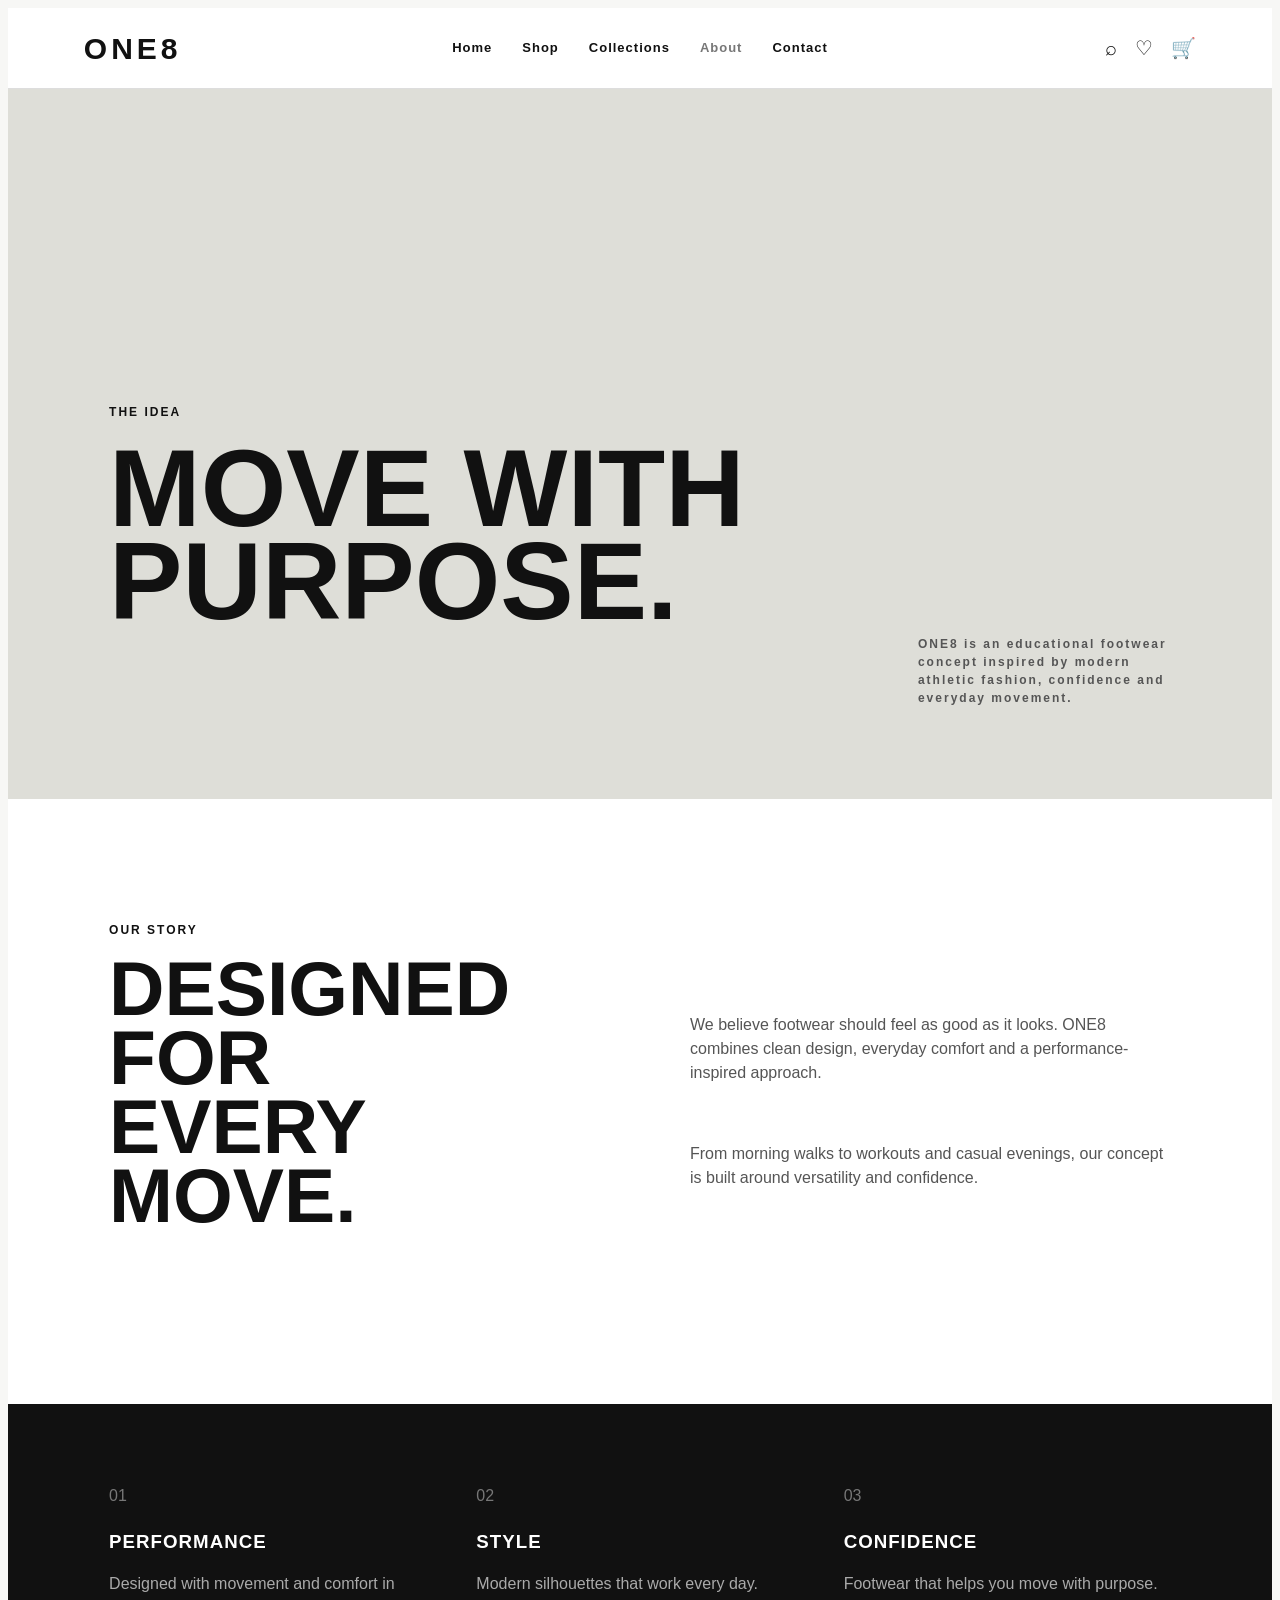
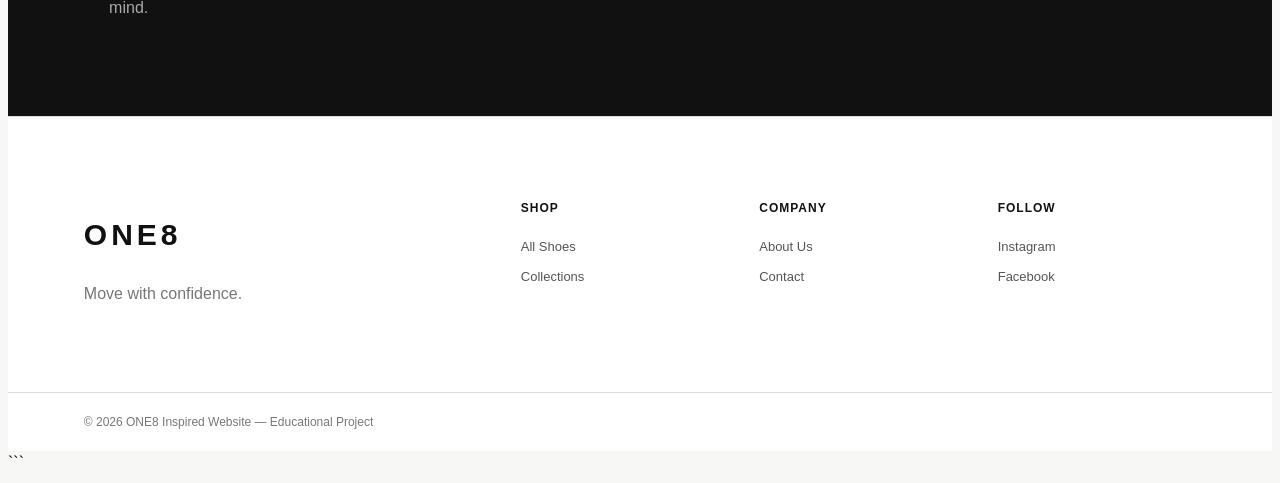
<file: about.html>
<!DOCTYPE html>
<html lang="en">
<head>
    <meta charset="UTF-8">
    <meta name="viewport" content="width=device-width, initial-scale=1.0">
    <title>ONE8 | About</title>
    <link rel="stylesheet" href="style.css">
</head>

<body>

<header class="header">

    <a href="index.html" class="logo">ONE8</a>

    <nav class="navbar">
        <a href="index.html">Home</a>
        <a href="shop.html">Shop</a>
        <a href="collections.html">Collections</a>
        <a href="about.html" class="active">About</a>
        <a href="contact.html">Contact</a>
    </nav>

    <div class="header-icons">
        <span>⌕</span>
        <span>♡</span>
        <span>🛒</span>
    </div>

</header>


<main>

    <section class="about-hero">

        <div>
            <p>THE IDEA</p>
            <h1>MOVE WITH<br>PURPOSE.</h1>
        </div>

        <div>
            <p>
                ONE8 is an educational footwear concept inspired by
                modern athletic fashion, confidence and everyday movement.
            </p>
        </div>

    </section>


    <section class="about-content">

        <div>
            <p>OUR STORY</p>
            <h2>DESIGNED FOR<br>EVERY MOVE.</h2>
        </div>

        <div>
            <p>
                We believe footwear should feel as good as it looks.
                ONE8 combines clean design, everyday comfort and a
                performance-inspired approach.
            </p>

            <p>
                From morning walks to workouts and casual evenings,
                our concept is built around versatility and confidence.
            </p>
        </div>

    </section>


    <section class="values">

        <div>
            <span>01</span>
            <h3>PERFORMANCE</h3>
            <p>Designed with movement and comfort in mind.</p>
        </div>

        <div>
            <span>02</span>
            <h3>STYLE</h3>
            <p>Modern silhouettes that work every day.</p>
        </div>

        <div>
            <span>03</span>
            <h3>CONFIDENCE</h3>
            <p>Footwear that helps you move with purpose.</p>
        </div>

    </section>

</main>


<footer class="footer">

    <div class="footer-brand">
        <h2>ONE8</h2>
        <p>Move with confidence.</p>
    </div>

    <div>
        <h3>SHOP</h3>
        <a href="shop.html">All Shoes</a>
        <a href="collections.html">Collections</a>
    </div>

    <div>
        <h3>COMPANY</h3>
        <a href="about.html">About Us</a>
        <a href="contact.html">Contact</a>
    </div>

    <div>
        <h3>FOLLOW</h3>
        <a href="#">Instagram</a>
        <a href="#">Facebook</a>
    </div>

</footer>

<div class="copyright">
    © 2026 ONE8 Inspired Website — Educational Project
</div>

</body>
</html>
```
</file>
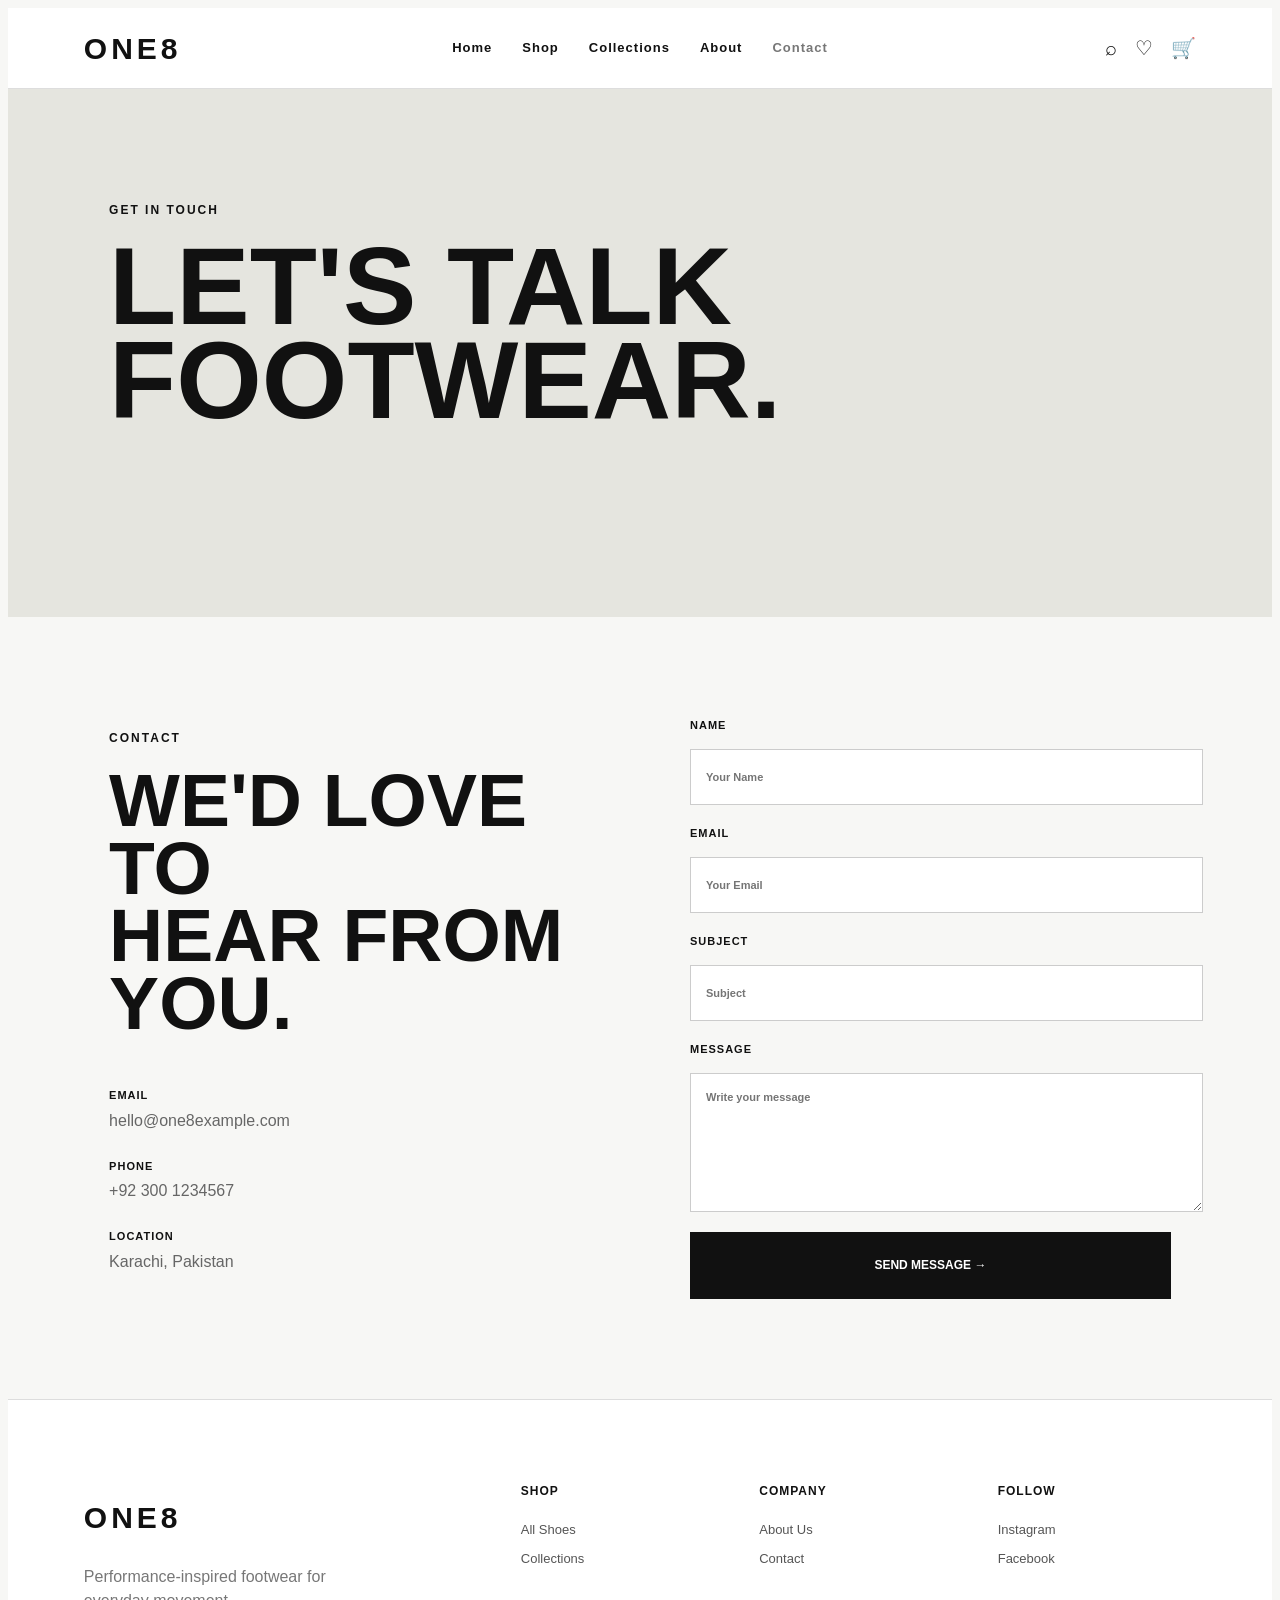
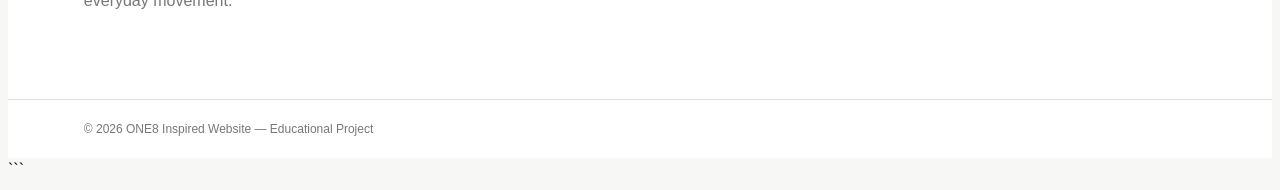
<file: contact.html>
<!DOCTYPE html>
<html lang="en">
<head>
    <meta charset="UTF-8">
    <meta name="viewport" content="width=device-width, initial-scale=1.0">
    <title>ONE8 | Contact</title>
    <link rel="stylesheet" href="style.css">
</head>

<body>

<header class="header">

    <a href="index.html" class="logo">ONE8</a>

    <nav class="navbar">
        <a href="index.html">Home</a>
        <a href="shop.html">Shop</a>
        <a href="collections.html">Collections</a>
        <a href="about.html">About</a>
        <a href="contact.html" class="active">Contact</a>
    </nav>

    <div class="header-icons">
        <span>⌕</span>
        <span>♡</span>
        <span>🛒</span>
    </div>

</header>


<main>

    <section class="contact-hero">

        <p>GET IN TOUCH</p>

        <h1>
            LET'S TALK<br>
            FOOTWEAR.
        </h1>

    </section>


    <section class="contact-section">

        <div class="contact-info">

            <p>CONTACT</p>
            <h2>WE'D LOVE TO<br>HEAR FROM YOU.</h2>

            <div class="contact-detail">
                <strong>EMAIL</strong>
                <span>hello@one8example.com</span>
            </div>

            <div class="contact-detail">
                <strong>PHONE</strong>
                <span>+92 300 1234567</span>
            </div>

            <div class="contact-detail">
                <strong>LOCATION</strong>
                <span>Karachi, Pakistan</span>
            </div>

        </div>


        <form class="contact-form">

            <label>
                NAME
                <input type="text" placeholder="Your Name">
            </label>

            <label>
                EMAIL
                <input type="email" placeholder="Your Email">
            </label>

            <label>
                SUBJECT
                <input type="text" placeholder="Subject">
            </label>

            <label>
                MESSAGE
                <textarea rows="6" placeholder="Write your message"></textarea>
            </label>

            <button type="submit">
                SEND MESSAGE →
            </button>

        </form>

    </section>

</main>


<footer class="footer">

    <div class="footer-brand">
        <h2>ONE8</h2>
        <p>Performance-inspired footwear for everyday movement.</p>
    </div>

    <div>
        <h3>SHOP</h3>
        <a href="shop.html">All Shoes</a>
        <a href="collections.html">Collections</a>
    </div>

    <div>
        <h3>COMPANY</h3>
        <a href="about.html">About Us</a>
        <a href="contact.html">Contact</a>
    </div>

    <div>
        <h3>FOLLOW</h3>
        <a href="#">Instagram</a>
        <a href="#">Facebook</a>
    </div>

</footer>

<div class="copyright">
    © 2026 ONE8 Inspired Website — Educational Project
</div>

</body>
</html>
```
</file>
<file: style.css>
```css
/* =========================================
   RESET
========================================= */

* {
    margin: 0;
    padding: 0;
    box-sizing: border-box;
}

html {
    scroll-behavior: smooth;
}

body {
    font-family: Arial, Helvetica, sans-serif;
    background: #f7f7f5;
    color: #111;
    line-height: 1.5;
}

a {
    color: inherit;
    text-decoration: none;
}

img {
    width: 100%;
    display: block;
}

button,
input,
textarea {
    font: inherit;
}


/* =========================================
   HEADER
========================================= */

.header {
    min-height: 80px;
    padding: 0 6%;
    display: grid;
    grid-template-columns: 1fr auto 1fr;
    align-items: center;
    gap: 30px;
    background: #fff;
    border-bottom: 1px solid #ddd;
    position: relative;
    z-index: 10;
}

.logo {
    font-size: 30px;
    font-weight: 900;
    letter-spacing: 4px;
}

.navbar {
    display: flex;
    justify-content: center;
    gap: 30px;
}

.navbar a {
    font-size: 13px;
    font-weight: 700;
    letter-spacing: 1px;
    transition: 0.3s;
}

.navbar a:hover,
.navbar a.active {
    color: #777;
}

.header-icons {
    display: flex;
    justify-content: flex-end;
    gap: 18px;
    font-size: 20px;
}


/* =========================================
   HOME HERO
========================================= */

.hero {
    min-height: 650px;
    display: grid;
    grid-template-columns: 1fr 1fr;
    background: #e8e8e3;
}

.hero-content {
    padding: 80px 10%;
    display: flex;
    flex-direction: column;
    justify-content: center;
}

.small-title,
.section-heading p,
.shop-top p,
.product-category,
.about-hero p,
.about-content > div:first-child p,
.contact-hero p,
.contact-info > p,
.collection-hero p,
.collection-dark p {
    font-size: 12px;
    letter-spacing: 2px;
    font-weight: 700;
}

.hero h1 {
    font-size: clamp(50px, 7vw, 100px);
    line-height: 0.9;
    margin: 25px 0;
    letter-spacing: -4px;
}

.hero-text {
    max-width: 430px;
    color: #555;
    margin-bottom: 30px;
}

.hero-btn {
    width: max-content;
    padding: 15px 25px;
    background: #111;
    color: #fff;
    font-size: 13px;
    font-weight: 700;
    transition: 0.3s;
}

.hero-btn:hover {
    background: #555;
    transform: translateY(-3px);
}

.hero-image {
    overflow: hidden;
}

.hero-image img {
    height: 100%;
    object-fit: cover;
}


/* =========================================
   GENERAL SECTIONS
========================================= */

.section {
    padding: 100px 6%;
}

.section-heading {
    margin-bottom: 50px;
}

.section-heading h2 {
    font-size: clamp(32px, 5vw, 60px);
    margin-top: 10px;
    letter-spacing: -2px;
}


/* =========================================
   CATEGORY GRID
========================================= */

.category-grid {
    display: grid;
    grid-template-columns: repeat(3, 1fr);
    gap: 20px;
}

.category-card {
    position: relative;
    min-height: 480px;
    overflow: hidden;
    background: #ddd;
}

.category-card img {
    height: 100%;
    object-fit: cover;
    transition: 0.5s;
}

.category-card:hover img {
    transform: scale(1.06);
}

.category-card::after {
    content: "";
    position: absolute;
    inset: 0;
    background: linear-gradient(transparent 45%, rgba(0,0,0,.75));
}

.category-card div {
    position: absolute;
    bottom: 30px;
    left: 30px;
    z-index: 2;
    color: #fff;
}

.category-card h3 {
    font-size: 32px;
}

.category-card span {
    font-size: 12px;
    letter-spacing: 1px;
}


/* =========================================
   PRODUCT GRID
========================================= */

.product-grid {
    display: grid;
    grid-template-columns: repeat(4, 1fr);
    gap: 20px;
}

.product-card {
    background: #fff;
    overflow: hidden;
    transition: 0.3s;
}

.product-card:hover {
    transform: translateY(-8px);
}

.product-image {
    position: relative;
    height: 330px;
    overflow: hidden;
    background: #eee;
}

.product-image img {
    height: 100%;
    object-fit: cover;
    transition: 0.5s;
}

.product-card:hover .product-image img {
    transform: scale(1.05);
}

.badge,
.product-badge {
    position: absolute;
    top: 15px;
    left: 15px;
    z-index: 2;
    background: #111;
    color: #fff;
    padding: 7px 10px;
    font-size: 10px;
    font-weight: 700;
    letter-spacing: 1px;
}

.product-info {
    padding: 20px;
}

.product-info h3 {
    font-size: 17px;
    margin-bottom: 5px;
}

.product-info p {
    color: #777;
    font-size: 13px;
    margin-bottom: 12px;
}

.product-info strong {
    font-size: 16px;
}


/* =========================================
   PROMO
========================================= */

.promo {
    min-height: 400px;
    padding: 80px 8%;
    display: flex;
    justify-content: space-between;
    align-items: center;
    background: #111;
    color: #fff;
}

.promo p {
    font-size: 12px;
    letter-spacing: 2px;
}

.promo h2 {
    font-size: clamp(45px, 7vw, 90px);
    line-height: .9;
    margin-top: 15px;
}

.promo a {
    border: 1px solid #fff;
    padding: 15px 25px;
    font-size: 12px;
    font-weight: 700;
    transition: .3s;
}

.promo a:hover {
    background: #fff;
    color: #111;
}


/* =========================================
   FOOTER
========================================= */

.footer {
    padding: 70px 6%;
    display: grid;
    grid-template-columns: 2fr 1fr 1fr 1fr;
    gap: 40px;
    background: #fff;
    border-top: 1px solid #ddd;
}

.footer h2 {
    font-size: 30px;
    letter-spacing: 4px;
}

.footer h3 {
    font-size: 12px;
    letter-spacing: 1px;
    margin-bottom: 20px;
}

.footer p {
    max-width: 300px;
    color: #777;
    margin-top: 15px;
}

.footer a {
    display: block;
    color: #555;
    font-size: 13px;
    margin-bottom: 10px;
}

.footer a:hover {
    color: #000;
}

.copyright {
    padding: 20px 6%;
    background: #fff;
    border-top: 1px solid #ddd;
    color: #777;
    font-size: 12px;
}


/* =========================================
   SHOP PAGE
========================================= */

.shop-hero {
    min-height: 400px;
    padding: 80px 8%;
    display: flex;
    align-items: end;
    background:
        linear-gradient(rgba(0,0,0,.35), rgba(0,0,0,.55)),
        url("https://images.unsplash.com/photo-1495555961986-6d4c1ecb7be3?auto=format&fit=crop&w=1600&q=80") center/cover;
    color: #fff;
}

.shop-hero h1 {
    font-size: clamp(55px, 9vw, 110px);
    line-height: .9;
    margin: 15px 0;
}

.shop-container {
    padding: 80px 6%;
}

.shop-top {
    display: flex;
    justify-content: space-between;
    align-items: end;
    border-bottom: 1px solid #ccc;
    padding-bottom: 30px;
}

.shop-top h2 {
    font-size: 45px;
}

.shop-categories {
    display: flex;
    gap: 25px;
    margin: 30px 0 50px;
    flex-wrap: wrap;
}

.shop-categories a {
    font-size: 12px;
    font-weight: 700;
    letter-spacing: 1px;
}

.shop-categories a:hover {
    text-decoration: underline;
}

.shop-products {
    display: grid;
    grid-template-columns: repeat(4, 1fr);
    gap: 25px;
}

.shop-product {
    background: #fff;
    transition: .3s;
}

.shop-product:hover {
    transform: translateY(-7px);
}

.shop-product-image {
    height: 330px;
    position: relative;
    overflow: hidden;
    background: #eee;
}

.shop-product-image img {
    height: 100%;
    object-fit: cover;
    transition: .5s;
}

.shop-product:hover img {
    transform: scale(1.05);
}

.shop-product-info {
    padding: 20px;
}

.shop-product-info h3 {
    font-size: 17px;
}

.shop-product-info p {
    font-size: 13px;
    color: #777;
    margin: 5px 0 12px;
}


/* =========================================
   PRODUCT PAGE
========================================= */

.breadcrumb {
    padding: 25px 6%;
    font-size: 12px;
    color: #777;
}

.breadcrumb span {
    margin: 0 8px;
}

.product-page {
    padding: 30px 6% 100px;
    display: grid;
    grid-template-columns: 1.15fr .85fr;
    gap: 70px;
}

.product-gallery {
    display: grid;
    gap: 15px;
}

.main-product-image {
    height: 620px;
    position: relative;
    overflow: hidden;
    background: #eee;
}

.main-product-image span {
    position: absolute;
    top: 20px;
    left: 20px;
    z-index: 2;
    background: #111;
    color: #fff;
    padding: 8px 12px;
    font-size: 10px;
}

.main-product-image img {
    height: 100%;
    object-fit: cover;
}

.product-thumbnails {
    display: grid;
    grid-template-columns: repeat(3, 1fr);
    gap: 15px;
}

.product-thumbnails img {
    height: 130px;
    object-fit: cover;
}

.product-details {
    padding-top: 30px;
}

.product-details h1 {
    font-size: clamp(40px, 5vw, 70px);
    line-height: 1;
    margin: 15px 0;
}

.rating {
    margin: 20px 0;
}

.rating span {
    color: #777;
    font-size: 13px;
    margin-left: 10px;
}

.product-details > h2 {
    font-size: 28px;
    margin-bottom: 25px;
}

.product-description {
    color: #666;
    max-width: 550px;
    margin-bottom: 35px;
}

.option-group {
    margin-bottom: 30px;
}

.option-group h3 {
    font-size: 12px;
    letter-spacing: 1px;
    margin-bottom: 15px;
}

.color-option {
    display: flex;
    align-items: center;
    gap: 10px;
    font-size: 14px;
}

.color-option span {
    width: 22px;
    height: 22px;
    border-radius: 50%;
    background: #111;
    border: 3px solid #fff;
    outline: 1px solid #111;
}

.size-grid {
    display: grid;
    grid-template-columns: repeat(3, 1fr);
    gap: 10px;
}

.size-grid label {
    cursor: pointer;
}

.size-grid input {
    display: none;
}

.size-grid span {
    display: block;
    padding: 14px;
    text-align: center;
    background: #fff;
    border: 1px solid #ddd;
}

.size-grid input:checked + span {
    background: #111;
    color: #fff;
    border-color: #111;
}

.quantity {
    width: 130px;
    display: grid;
    grid-template-columns: repeat(3, 1fr);
    align-items: center;
    text-align: center;
    border: 1px solid #ccc;
    margin-bottom: 20px;
}

.quantity button {
    border: 0;
    background: transparent;
    padding: 10px;
    cursor: pointer;
}

.product-actions {
    display: grid;
    grid-template-columns: 1fr 1fr;
    gap: 10px;
}

.product-actions a {
    text-align: center;
    padding: 16px;
    background: #111;
    color: #fff;
    font-size: 12px;
    font-weight: 700;
}

.product-actions a:last-child {
    background: #ddd;
    color: #111;
}

.product-features {
    margin-top: 35px;
    border-top: 1px solid #ddd;
}

.product-features div {
    padding: 18px 0;
    border-bottom: 1px solid #ddd;
    display: flex;
    flex-direction: column;
}

.product-features strong {
    font-size: 12px;
}

.product-features span {
    font-size: 12px;
    color: #777;
}

.description-section {
    padding: 80px 6%;
    background: #111;
    color: #fff;
    display: grid;
    grid-template-columns: 1fr 1fr;
    gap: 80px;
}

.description-section h2 {
    font-size: clamp(40px, 6vw, 80px);
    line-height: .9;
    margin-top: 15px;
}

.description-section > p {
    color: #bbb;
    max-width: 600px;
}


/* =========================================
   COLLECTIONS PAGE
========================================= */

.collection-hero {
    min-height: 480px;
    padding: 80px 8%;
    display: flex;
    align-items: end;
    color: #fff;
    background:
        linear-gradient(rgba(0,0,0,.25), rgba(0,0,0,.65)),
        url("https://images.unsplash.com/photo-1460353581641-37baddab0fa2?auto=format&fit=crop&w=1600&q=80") center/cover;
}

.collection-hero h1 {
    font-size: clamp(50px, 8vw, 100px);
    line-height: .9;
    margin-top: 15px;
}

.collection-grid {
    display: grid;
    grid-template-columns: repeat(2, 1fr);
    gap: 25px;
}

.collection-card {
    position: relative;
    min-height: 500px;
    overflow: hidden;
}

.collection-card img {
    height: 100%;
    object-fit: cover;
    transition: .5s;
}

.collection-card:hover img {
    transform: scale(1.05);
}

.collection-card::after {
    content: "";
    position: absolute;
    inset: 0;
    background: linear-gradient(transparent 40%, rgba(0,0,0,.75));
}

.collection-card div {
    position: absolute;
    left: 30px;
    bottom: 30px;
    color: #fff;
    z-index: 2;
}

.collection-card h3 {
    font-size: 28px;
    margin-bottom: 5px;
}

.collection-card span {
    font-size: 12px;
}

.collection-dark {
    padding: 100px 8%;
    display: grid;
    grid-template-columns: 1fr 1fr;
    gap: 70px;
    background: #111;
    color: #fff;
    align-items: center;
}

.collection-dark h2 {
    font-size: clamp(50px, 7vw, 90px);
    line-height: .9;
    margin: 20px 0;
}

.collection-dark > div > p:last-of-type {
    max-width: 450px;
    color: #aaa;
    margin-bottom: 30px;
}

.collection-dark a {
    display: inline-block;
    border: 1px solid #fff;
    padding: 14px 20px;
    font-size: 12px;
}

.collection-dark img {
    height: 550px;
    object-fit: cover;
}


/* =========================================
   ABOUT PAGE
========================================= */

.about-hero {
    min-height: 550px;
    padding: 80px 8%;
    display: grid;
    grid-template-columns: 1.5fr .5fr;
    align-items: end;
    gap: 50px;
    background: #deded8;
}

.about-hero h1 {
    font-size: clamp(55px, 9vw, 110px);
    line-height: .85;
    margin-top: 20px;
}

.about-hero > div:last-child p {
    color: #555;
}

.about-content {
    padding: 110px 8%;
    display: grid;
    grid-template-columns: 1fr 1fr;
    gap: 100px;
    background: #fff;
}

.about-content h2 {
    font-size: clamp(40px, 6vw, 80px);
    line-height: .9;
    margin-top: 15px;
}

.about-content > div:last-child {
    display: grid;
    gap: 25px;
    align-content: center;
    color: #555;
}

.values {
    padding: 80px 8%;
    display: grid;
    grid-template-columns: repeat(3, 1fr);
    gap: 40px;
    background: #111;
    color: #fff;
}

.values span {
    color: #777;
}

.values h3 {
    margin: 20px 0 10px;
    letter-spacing: 1px;
}

.values p {
    color: #aaa;
}


/* =========================================
   CONTACT PAGE
========================================= */

.contact-hero {
    padding: 100px 8%;
    background: #e5e5df;
}

.contact-hero h1 {
    font-size: clamp(55px, 9vw, 110px);
    line-height: .85;
    margin-top: 20px;
}

.contact-section {
    padding: 100px 8%;
    display: grid;
    grid-template-columns: 1fr 1fr;
    gap: 100px;
}

.contact-info h2 {
    font-size: clamp(40px, 6vw, 75px);
    line-height: .9;
    margin: 20px 0 50px;
}

.contact-detail {
    display: grid;
    gap: 5px;
    margin-bottom: 25px;
}

.contact-detail strong {
    font-size: 11px;
    letter-spacing: 1px;
}

.contact-detail span {
    color: #666;
}

.contact-form {
    display: grid;
    gap: 20px;
}

.contact-form label {
    display: grid;
    gap: 8px;
    font-size: 11px;
    font-weight: 700;
    letter-spacing: 1px;
}

.contact-form input,
.contact-form textarea {
    width: 100%;
    border: 1px solid #ccc;
    padding: 15px;
    background: #fff;
    outline: none;
    resize: vertical;
}

.contact-form input:focus,
.contact-form textarea:focus {
    border-color: #111;
}

.contact-form button {
    border: 0;
    padding: 17px;
    background: #111;
    color: #fff;
    cursor: pointer;
    font-weight: 700;
    font-size: 12px;
}

.contact-form button:hover {
    background: #444;
}


/* =========================================
   TABLET
========================================= */

@media (max-width: 1000px) {

    .header {
        grid-template-columns: 1fr;
        justify-items: center;
        padding: 20px;
    }

    .header-icons {
        display: none;
    }

    .navbar {
        flex-wrap: wrap;
    }

    .hero {
        grid-template-columns: 1fr;
    }

    .hero-content {
        min-height: 500px;
    }

    .hero-image {
        height: 500px;
    }

    .category-grid {
        grid-template-columns: repeat(2, 1fr);
    }

    .category-card:last-child {
        grid-column: span 2;
    }

    .product-grid,
    .shop-products {
        grid-template-columns: repeat(2, 1fr);
    }

    .product-page {
        grid-template-columns: 1fr;
    }

    .main-product-image {
        height: 550px;
    }

    .description-section,
    .collection-dark,
    .about-content,
    .contact-section {
        grid-template-columns: 1fr;
    }

    .collection-dark img {
        height: 450px;
    }

    .about-hero {
        grid-template-columns: 1fr;
    }

    .values {
        grid-template-columns: 1fr;
    }

    .footer {
        grid-template-columns: 1fr 1fr;
    }

}


/* =========================================
   MOBILE
========================================= */

@media (max-width: 600px) {

    .header {
        padding: 18px 5%;
    }

    .navbar {
        gap: 14px;
    }

    .navbar a {
        font-size: 10px;
    }

    .logo {
        font-size: 25px;
    }

    .hero-content {
        padding: 60px 7%;
        min-height: 430px;
    }

    .hero h1 {
        font-size: 52px;
    }

    .hero-image {
        height: 350px;
    }

    .section {
        padding: 70px 6%;
    }

    .category-grid,
    .product-grid,
    .shop-products,
    .collection-grid {
        grid-template-columns: 1fr;
    }

    .category-card:last-child {
        grid-column: auto;
    }

    .category-card {
        min-height: 420px;
    }

    .product-image,
    .shop-product-image {
        height: 380px;
    }

    .promo {
        flex-direction: column;
        align-items: flex-start;
        gap: 40px;
        padding: 70px 7%;
    }

    .promo h2 {
        font-size: 55px;
    }

    .footer {
        grid-template-columns: 1fr;
        padding: 60px 7%;
    }

    .shop-hero,
    .collection-hero {
        min-height: 350px;
        padding: 50px 7%;
    }

    .shop-container {
        padding: 60px 6%;
    }

    .shop-top {
        display: grid;
        gap: 20px;
    }

    .shop-top h2 {
        font-size: 35px;
    }

    .product-page {
        padding: 20px 6% 70px;
    }

    .main-product-image {
        height: 400px;
    }

    .product-thumbnails img {
        height: 90px;
    }

    .product-details h1 {
        font-size: 45px;
    }

    .product-actions {
        grid-template-columns: 1fr;
    }

    .description-section {
        padding: 70px 7%;
    }

    .collection-dark {
        padding: 70px 7%;
    }

    .collection-dark img {
        height: 350px;
    }

    .about-hero {
        min-height: 500px;
        padding: 60px 7%;
    }

    .about-content {
        padding: 70px 7%;
    }

    .values {
        padding: 60px 7%;
    }

    .contact-hero {
        padding: 70px 7%;
    }

    .contact-section {
        padding: 70px 7%;
    }

    .copyright {
        padding: 18px 7%;
    }

}
```
</file>
